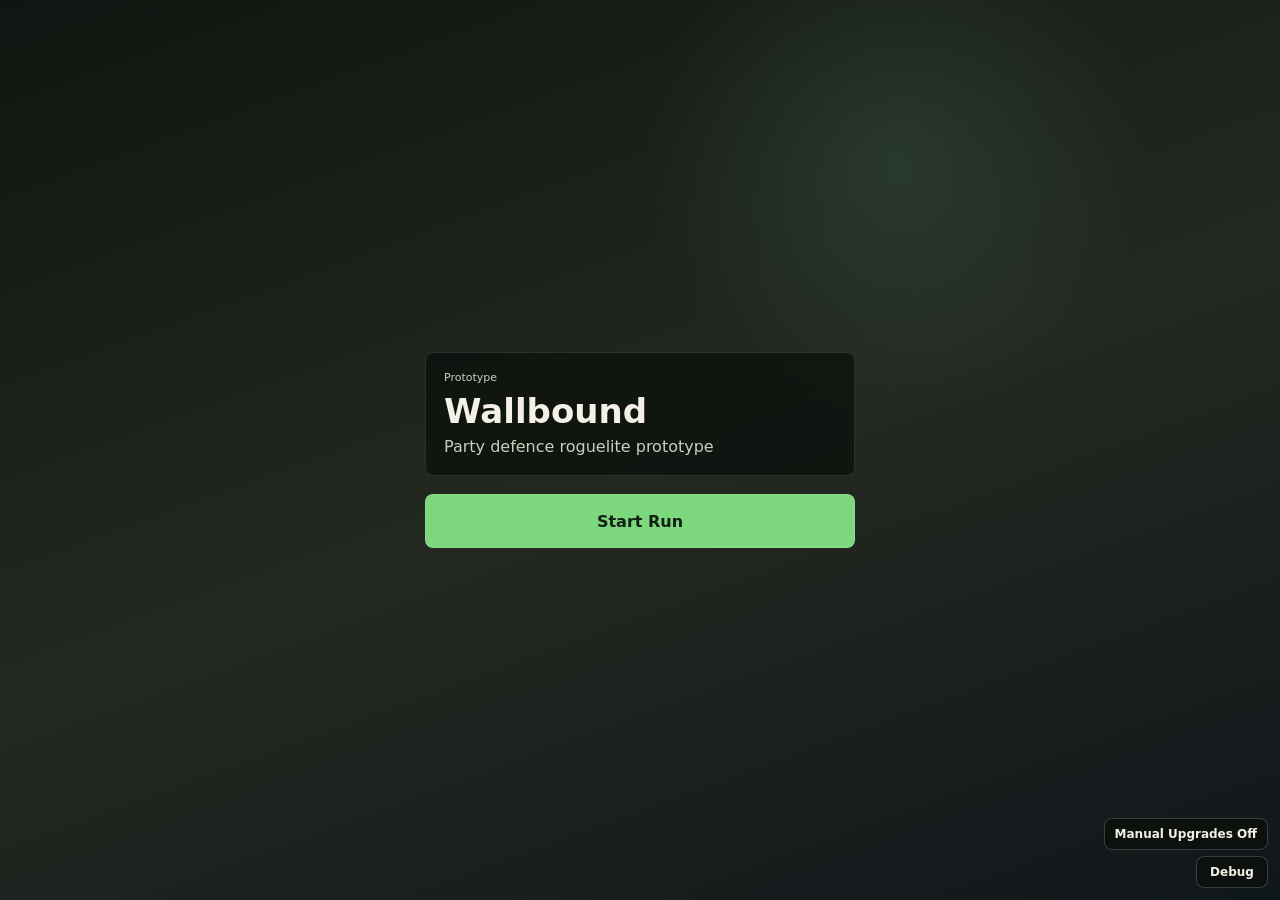
<file: index.html>
<!doctype html>
<html lang="en">
  <head>
    <meta charset="utf-8">
    <meta name="viewport" content="width=device-width, initial-scale=1, viewport-fit=cover">
    <title>Wallbound Prototype</title>
    <link rel="stylesheet" href="styles.css">
  </head>
  <body>
    <main class="game-shell">
      <section id="mainMenuScreen" class="screen main-menu-screen" aria-label="Main menu">
        <div class="main-menu-copy">
          <p class="label">Prototype</p>
          <h1>Wallbound</h1>
          <p>Party defence roguelite prototype</p>
        </div>
        <button id="startRunButton" class="primary" type="button">Start Run</button>
      </section>

      <section id="prepScreen" class="screen prep-screen hidden" aria-label="Preparation camp">
        <header class="top-bar" aria-label="Preparation status">
          <div>
            <span class="label">Battle</span>
            <strong id="prepBattleText">1</strong>
          </div>
          <div>
            <span class="label">Loot</span>
            <strong id="prepLootText">0</strong>
          </div>
          <div>
            <span class="label">Wall</span>
            <strong id="prepWallText">30</strong>
          </div>
        </header>

        <section class="prep-panel" aria-label="Party training controls">
          <div>
            <span class="label">Camp</span>
            <h1>Prepare the Wall</h1>
          </div>
          <p class="prep-note">Train party members, improve the wall, then choose who joins Jeff for the next battle.</p>
        </section>

        <div class="hero-row" id="heroButtons">
          <button class="hero-card party-member fire" type="button" data-hero="fire">
            <span class="hero-mark"></span>
            <span>
              <strong>Ashka <b id="fireLevel">1</b></strong>
              <small>Fire Party Member</small>
              <small id="fireCost">Train 3</small>
            </span>
          </button>
          <button class="hero-card party-member ice" type="button" data-hero="ice">
            <span class="hero-mark"></span>
            <span>
              <strong>Nyra <b id="iceLevel">1</b></strong>
              <small>Ice Party Member</small>
              <small id="iceCost">Train 3</small>
            </span>
          </button>
          <button class="hero-card party-member storm" type="button" data-hero="storm">
            <span class="hero-mark"></span>
            <span>
              <strong>Raika <b id="stormLevel">1</b></strong>
              <small>Storm Party Member</small>
              <small id="stormCost">Train 3</small>
            </span>
          </button>
          <button class="hero-card party-member poison" type="button" data-hero="poison">
            <span class="hero-mark"></span>
            <span>
              <strong>Vessa <b id="poisonLevel">1</b></strong>
              <small>Poison Party Member</small>
              <small id="poisonCost">Train 3</small>
            </span>
          </button>
          <button class="hero-card party-member earth" type="button" data-hero="earth">
            <span class="hero-mark"></span>
            <span>
              <strong>Torren <b id="earthLevel">1</b></strong>
              <small>Earth Party Member</small>
              <small id="earthCost">Train 3</small>
            </span>
          </button>
        </div>

        <div class="wall-row" id="wallButtons">
          <button class="wall-card fortify" type="button" data-wall-upgrade="fortify">
            <span class="wall-mark"></span>
            <span>
              <strong>Fortify <b id="fortifyLevel">0</b></strong>
              <small id="fortifyCost">Build 4</small>
            </span>
          </button>
          <button class="wall-card spikes" type="button" data-wall-upgrade="spikes">
            <span class="wall-mark"></span>
            <span>
              <strong>Spikes <b id="spikesLevel">0</b></strong>
              <small id="spikesCost">Build 4</small>
            </span>
          </button>
        </div>

        <button id="battleButton" class="primary" type="button">Start Battle</button>
      </section>

      <section id="battleScreen" class="screen battle-screen hidden" aria-label="Battle screen">
        <header class="top-bar" aria-label="Battle status">
          <div>
            <span class="label">Battle</span>
            <strong id="battleText">1</strong>
          </div>
          <div>
            <span class="label">Loot</span>
            <strong id="lootText">0</strong>
          </div>
          <div>
            <span class="label">Wall</span>
            <strong id="wallText">30</strong>
          </div>
        </header>

        <section class="play-area" aria-label="Wall defence board">
          <canvas id="gameCanvas" width="390" height="620"></canvas>
        </section>

        <section class="battle-footer" aria-label="Active battle party">
          <div>
            <span class="label">Active party</span>
            <strong id="battlePartyText">Jeff / Ashka / Nyra / Raika</strong>
          </div>
          <div>
            <span class="label">Wave state</span>
            <strong id="battleStateText">Ready</strong>
          </div>
        </section>
      </section>
    </main>

    <button id="debugToggle" class="debug-toggle" type="button" aria-controls="combatDebug" aria-expanded="false">Debug</button>
    <button id="manualUpgradeToggle" class="debug-toggle manual-upgrade-toggle" type="button" aria-pressed="false">Manual Upgrades Off</button>
    <aside id="combatDebug" class="combat-debug hidden" aria-label="Combat debug tracker"></aside>

    <div id="upgradePanel" class="upgrade-panel hidden" role="dialog" aria-modal="true" aria-label="Choose an upgrade">
      <div class="upgrade-box">
        <h1 id="upgradeTitle">Choose an upgrade</h1>
        <div id="upgradeChoices" class="upgrade-choices"></div>
      </div>
    </div>

    <script type="module" src="src/main.js"></script>
  </body>
</html>
</file>
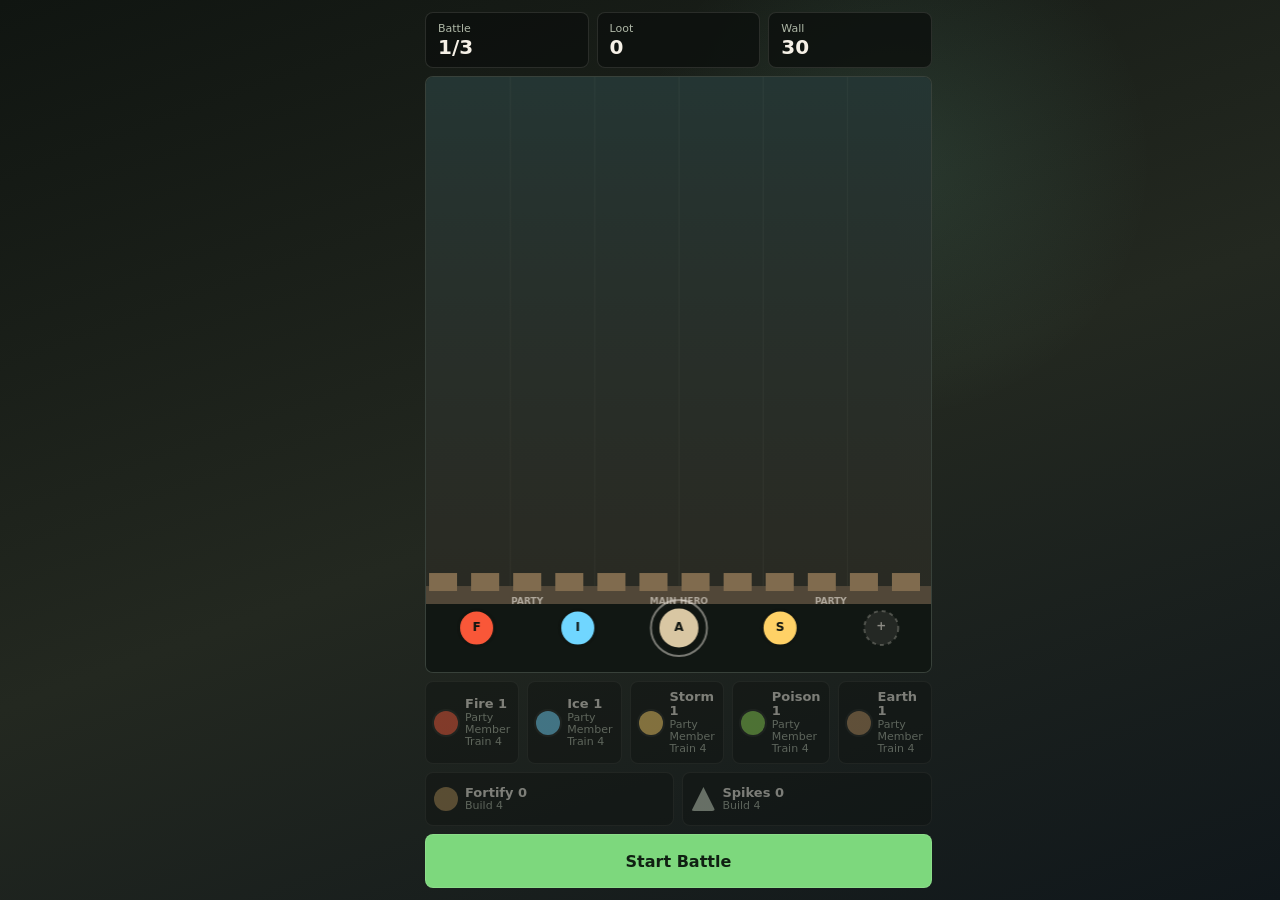
<file: i-want-to-create-a-mobile/index.html>
<!doctype html>
<html lang="en">
  <head>
    <meta charset="utf-8">
    <meta name="viewport" content="width=device-width, initial-scale=1, viewport-fit=cover">
    <title>Wallbound Prototype</title>
    <link rel="stylesheet" href="styles.css">
  </head>
  <body>
    <main class="game-shell">
      <header class="top-bar" aria-label="Battle status">
        <div>
          <span class="label">Battle</span>
          <strong id="battleText">1</strong>
        </div>
        <div>
          <span class="label">Loot</span>
          <strong id="lootText">0</strong>
        </div>
        <div>
          <span class="label">Wall</span>
          <strong id="wallText">30</strong>
        </div>
      </header>

      <section class="play-area" aria-label="Wall defence board">
        <canvas id="gameCanvas" width="390" height="620"></canvas>
      </section>

      <section class="controls" aria-label="Party training controls">
        <div class="hero-row" id="heroButtons">
          <button class="hero-card party-member fire" type="button" data-hero="fire">
            <span class="hero-mark"></span>
            <span>
              <strong>Fire <b id="fireLevel">1</b></strong>
              <small>Party Member</small>
              <small id="fireCost">Train 3</small>
            </span>
          </button>
          <button class="hero-card party-member ice" type="button" data-hero="ice">
            <span class="hero-mark"></span>
            <span>
              <strong>Ice <b id="iceLevel">1</b></strong>
              <small>Party Member</small>
              <small id="iceCost">Train 3</small>
            </span>
          </button>
          <button class="hero-card party-member lightning storm" type="button" data-hero="lightning">
            <span class="hero-mark"></span>
            <span>
              <strong>Storm <b id="lightningLevel">1</b></strong>
              <small>Party Member</small>
              <small id="lightningCost">Train 3</small>
            </span>
          </button>
          <button class="hero-card party-member poison" type="button" data-hero="poison">
            <span class="hero-mark"></span>
            <span>
              <strong>Poison <b id="poisonLevel">1</b></strong>
              <small>Party Member</small>
              <small id="poisonCost">Train 3</small>
            </span>
          </button>
          <button class="hero-card party-member earth" type="button" data-hero="earth">
            <span class="hero-mark"></span>
            <span>
              <strong>Earth <b id="earthLevel">1</b></strong>
              <small>Party Member</small>
              <small id="earthCost">Train 3</small>
            </span>
          </button>
        </div>

        <div class="wall-row" id="wallButtons">
          <button class="wall-card fortify" type="button" data-wall-upgrade="fortify">
            <span class="wall-mark"></span>
            <span>
              <strong>Fortify <b id="fortifyLevel">0</b></strong>
              <small id="fortifyCost">Build 4</small>
            </span>
          </button>
          <button class="wall-card spikes" type="button" data-wall-upgrade="spikes">
            <span class="wall-mark"></span>
            <span>
              <strong>Spikes <b id="spikesLevel">0</b></strong>
              <small id="spikesCost">Build 4</small>
            </span>
          </button>
        </div>

        <button id="battleButton" class="primary" type="button">Start Battle</button>
      </section>
    </main>

    <div id="upgradePanel" class="upgrade-panel hidden" role="dialog" aria-modal="true" aria-label="Choose an upgrade">
      <div class="upgrade-box">
        <h1 id="upgradeTitle">Choose an upgrade</h1>
        <div id="upgradeChoices" class="upgrade-choices"></div>
      </div>
    </div>

    <script src="game.js"></script>
  </body>
</html>
</file>
<file: styles.css>
:root {
  color-scheme: dark;
  font-family: Inter, ui-sans-serif, system-ui, -apple-system, BlinkMacSystemFont, "Segoe UI", sans-serif;
  background: #141714;
  color: #f5f0e6;
}

* {
  box-sizing: border-box;
}

html,
body {
  width: 100%;
  min-height: 100%;
  margin: 0;
}

body {
  display: grid;
  place-items: center;
  min-height: 100vh;
  min-height: 100dvh;
  padding: 12px;
  background:
    radial-gradient(circle at 70% 18%, rgba(126, 217, 183, 0.12), transparent 22%),
    linear-gradient(160deg, #101511 0%, #232820 52%, #10171b 100%);
  overflow: hidden;
}

button {
  border: 0;
  border-radius: 8px;
  color: inherit;
  cursor: pointer;
  font: inherit;
  touch-action: manipulation;
}

button:focus-visible {
  outline: 2px solid #ffd166;
  outline-offset: 2px;
}

button:disabled {
  cursor: not-allowed;
}

.game-shell {
  width: min(100%, 430px);
  height: min(100vh - 24px, 900px);
  height: min(100dvh - 24px, 900px);
}

.screen {
  width: 100%;
  height: 100%;
}

.screen.hidden {
  display: none !important;
}

.main-menu-screen {
  display: grid;
  align-content: center;
  gap: 18px;
}

.main-menu-copy {
  display: grid;
  gap: 8px;
  padding: 18px;
  border: 1px solid rgba(245, 240, 230, 0.12);
  border-radius: 8px;
  background: rgba(13, 17, 14, 0.78);
}

.main-menu-copy h1,
.prep-panel h1 {
  margin: 0;
  font-size: 34px;
  line-height: 1;
}

.main-menu-copy p,
.prep-note {
  margin: 0;
  color: #c6d1bd;
  line-height: 1.35;
}

.prep-screen {
  min-height: 0;
  overflow-y: auto;
  padding-right: 2px;
}

.prep-screen,
.battle-screen {
  display: grid;
  grid-template-rows: auto 1fr auto;
  gap: 8px;
}

.prep-screen {
  grid-template-rows: auto auto auto auto auto;
}

.prep-panel {
  display: grid;
  gap: 8px;
  padding: 12px;
  border: 1px solid rgba(245, 240, 230, 0.12);
  border-radius: 8px;
  background: rgba(13, 17, 14, 0.82);
}

.top-bar {
  display: grid;
  grid-template-columns: repeat(3, 1fr);
  gap: 8px;
}

.top-bar div {
  min-width: 0;
  padding: 10px 12px;
  border: 1px solid rgba(245, 240, 230, 0.12);
  border-radius: 8px;
  background: rgba(13, 17, 14, 0.82);
}

.label,
small {
  display: block;
  color: #aeb7a6;
  font-size: 11px;
  line-height: 1.1;
}

.top-bar strong {
  display: block;
  margin-top: 2px;
  font-size: 20px;
  line-height: 1;
}

.play-area {
  min-height: 0;
  border: 1px solid rgba(245, 240, 230, 0.12);
  border-radius: 8px;
  background: #1e2822;
  overflow: hidden;
}

#gameCanvas {
  width: 100%;
  height: 100%;
  display: block;
}

.hero-row,
.wall-row {
  display: grid;
  gap: 8px;
}

.hero-row {
  grid-template-columns: repeat(5, 1fr);
}

.wall-row {
  grid-template-columns: repeat(2, 1fr);
}

.hero-card,
.wall-card,
.primary {
  min-height: 54px;
  padding: 8px;
  border: 1px solid rgba(245, 240, 230, 0.12);
  background: rgba(13, 17, 14, 0.86);
}

.hero-card,
.wall-card {
  display: grid;
  grid-template-columns: 24px 1fr;
  align-items: center;
  gap: 7px;
  text-align: left;
}

.party-member .hero-mark {
  box-shadow: 0 0 0 2px rgba(245, 240, 230, 0.08);
}

.hero-card:disabled,
.wall-card:disabled {
  opacity: 0.45;
}

.hero-card strong,
.wall-card strong {
  display: block;
  font-size: 13px;
  line-height: 1.1;
}

.hero-card b,
.wall-card b {
  font-weight: 800;
  color: #f5f0e6;
}

.hero-mark,
.wall-mark {
  width: 24px;
  height: 24px;
  border-radius: 50%;
}

.fire .hero-mark {
  background: #f95738;
}

.ice .hero-mark {
  background: #70d6ff;
}

.poison .hero-mark {
  background: #8bd450;
}

.earth .hero-mark {
  background: #b58b5b;
}

.archer .hero-mark {
  background: #d9c7a3;
}

.storm .hero-mark {
  background: #ffd166;
}

.fortify .wall-mark {
  background: #a4824d;
}

.spikes .wall-mark {
  background: #c6d1bd;
  clip-path: polygon(50% 0, 100% 100%, 0 100%);
  border-radius: 3px;
}

.primary {
  display: grid;
  place-items: center;
  width: 100%;
  background: #7dd87d;
  color: #102012;
  font-weight: 800;
}

.primary:disabled {
  opacity: 0.62;
}

.battle-footer {
  display: grid;
  grid-template-columns: 1fr;
  gap: 8px;
}

.battle-footer div {
  min-width: 0;
  padding: 9px 10px;
  border: 1px solid rgba(245, 240, 230, 0.12);
  border-radius: 8px;
  background: rgba(13, 17, 14, 0.82);
}

.battle-footer strong {
  display: block;
  margin-top: 2px;
  font-size: 13px;
  line-height: 1.25;
}

.upgrade-panel {
  position: fixed;
  inset: 0;
  display: grid;
  place-items: center;
  padding: 18px;
  background: rgba(7, 10, 8, 0.84);
  overflow-y: auto;
  overscroll-behavior: contain;
}

.upgrade-panel.hidden {
  display: none;
}

.upgrade-box {
  width: min(100%, 430px);
  max-height: calc(100vh - 36px);
  max-height: calc(100dvh - 36px);
  overflow-y: auto;
  padding: 14px;
  border: 1px solid rgba(245, 240, 230, 0.14);
  border-radius: 8px;
  background: #141714;
}

.upgrade-box h1 {
  margin: 0 0 12px;
  font-size: 18px;
}

.upgrade-choices {
  display: grid;
  gap: 8px;
}

.wave-preview {
  display: grid;
  gap: 7px;
  padding: 10px;
  border: 1px solid rgba(245, 240, 230, 0.12);
  border-radius: 8px;
  background: #1c241f;
}

.party-picker {
  display: grid;
  grid-template-columns: repeat(2, minmax(0, 1fr));
  gap: 8px;
}

.party-pick {
  display: grid;
  gap: 4px;
  padding: 10px;
  border: 1px solid rgba(245, 240, 230, 0.12);
  background: #222b25;
  text-align: left;
}

.party-pick.selected {
  border-color: #ffd166;
  box-shadow: 0 0 0 2px rgba(255, 209, 102, 0.16) inset;
}

.party-pick:disabled {
  opacity: 0.52;
}

.party-pick strong {
  font-size: 14px;
}

.party-pick span {
  color: #c6d1bd;
  font-size: 12px;
  line-height: 1.3;
}

.preview-enemy {
  display: grid;
  grid-template-columns: 28px minmax(72px, 0.8fr) 1.2fr;
  align-items: center;
  gap: 8px;
  min-height: 30px;
}

.preview-marker {
  display: grid;
  place-items: center;
  width: 24px;
  height: 24px;
  border: 2px solid #101511;
  border-radius: 50%;
  color: #101511;
  font-size: 10px;
  font-weight: 900;
}

.preview-text {
  color: #f5f0e6;
  font-size: 13px;
  font-weight: 800;
}

.preview-traits {
  color: #aeb7a6;
  font-size: 12px;
  line-height: 1.25;
}

.upgrade-choice {
  display: grid;
  gap: 4px;
  width: 100%;
  padding: 12px;
  border: 1px solid rgba(245, 240, 230, 0.12);
  background: #222b25;
  text-align: left;
}

.upgrade-choice.selected {
  border-color: #ffd166;
  box-shadow: 0 0 0 2px rgba(255, 209, 102, 0.16) inset;
}

.upgrade-choice:disabled {
  opacity: 0.52;
}

.planning-start {
  background: #2d3b31;
}

.planning-start:not(:disabled) {
  border-color: #7dd87d;
}

.debug-toggle {
  position: fixed;
  right: 12px;
  bottom: 12px;
  z-index: 4;
  min-width: 72px;
  padding: 8px 10px;
  border: 1px solid rgba(245, 240, 230, 0.2);
  background: rgba(13, 17, 14, 0.92);
  color: #f5f0e6;
  font-size: 12px;
  font-weight: 800;
}

.manual-upgrade-toggle {
  bottom: 50px;
  min-width: 146px;
}

.debug-toggle.active {
  border-color: #ffd166;
}

.combat-debug {
  position: fixed;
  top: 8px;
  right: 8px;
  bottom: 8px;
  z-index: 3;
  display: grid;
  grid-template-rows: auto auto auto minmax(0, 1fr);
  gap: 7px;
  width: min(420px, calc(100vw - 16px));
  overflow: hidden;
  padding: 10px;
  border: 1px solid rgba(245, 240, 230, 0.18);
  border-radius: 8px;
  background: rgba(10, 13, 11, 0.96);
  box-shadow: 0 12px 32px rgba(0, 0, 0, 0.36);
}

.combat-debug.hidden {
  display: none;
}

.debug-section {
  display: grid;
  gap: 6px;
}

.debug-summary {
  display: grid;
  gap: 3px;
  padding-bottom: 6px;
  border-bottom: 1px solid rgba(245, 240, 230, 0.12);
}

.debug-summary h2,
.debug-section h2 {
  margin: 0;
  color: #ffd166;
  font-size: 13px;
}

.debug-summary span,
.debug-section p,
.debug-upgrades span {
  margin: 0;
  color: #aeb7a6;
  font-size: 12px;
  line-height: 1.25;
}

.debug-upgrades {
  max-height: 128px;
  overflow-y: auto;
  padding-bottom: 6px;
  border-bottom: 1px solid rgba(245, 240, 230, 0.12);
}

.debug-source-list {
  min-height: 0;
  overflow-y: auto;
  padding-right: 2px;
}

.manual-upgrade-picker {
  display: grid;
  gap: 10px;
}

.manual-upgrade-group {
  display: grid;
  gap: 6px;
}

.manual-upgrade-group h2 {
  margin: 4px 0 0;
  color: #ffd166;
  font-size: 13px;
}

.debug-row {
  display: grid;
  gap: 2px;
  padding: 7px;
  border: 1px solid rgba(245, 240, 230, 0.1);
  border-radius: 6px;
  background: #17201a;
}

.debug-row strong {
  font-size: 12px;
}

.debug-row span,
.debug-row small {
  color: #c6d1bd;
  font-size: 11px;
  line-height: 1.25;
}

.upgrade-choice strong {
  font-size: 15px;
}

.upgrade-choice span {
  display: block;
  color: #c6d1bd;
  font-size: 13px;
  line-height: 1.35;
}

@media (max-width: 360px) {
  body {
    padding: 8px;
  }

  .game-shell {
    height: calc(100vh - 16px);
    height: calc(100dvh - 16px);
  }

  .hero-card,
  .wall-card {
    grid-template-columns: 1fr;
    justify-items: center;
    text-align: center;
  }

  .hero-card strong,
  .wall-card strong {
    font-size: 11px;
  }

  .hero-card small {
    font-size: 10px;
  }

  .hero-mark,
  .wall-mark {
    width: 20px;
    height: 20px;
  }

  .combat-debug {
    top: 8px;
    right: 8px;
    bottom: 88px;
    width: calc(100vw - 16px);
  }

  .manual-upgrade-toggle {
    left: 8px;
    right: auto;
    bottom: 8px;
  }
}
</file>
<file: i-want-to-create-a-mobile/styles.css>
:root {
  color-scheme: dark;
  font-family: Inter, ui-sans-serif, system-ui, -apple-system, BlinkMacSystemFont, "Segoe UI", sans-serif;
  background: #141714;
  color: #f5f0e6;
}

* {
  box-sizing: border-box;
}

html,
body {
  width: 100%;
  min-height: 100%;
  margin: 0;
}

body {
  display: grid;
  place-items: center;
  min-height: 100vh;
  min-height: 100dvh;
  padding: 12px;
  background:
    radial-gradient(circle at 70% 18%, rgba(126, 217, 183, 0.12), transparent 22%),
    linear-gradient(160deg, #101511 0%, #232820 52%, #10171b 100%);
  overflow: hidden;
}

button {
  border: 0;
  border-radius: 8px;
  color: inherit;
  cursor: pointer;
  font: inherit;
  touch-action: manipulation;
}

button:focus-visible {
  outline: 2px solid #ffd166;
  outline-offset: 2px;
}

button:disabled {
  cursor: not-allowed;
}

.game-shell {
  width: min(100%, 430px);
  height: min(100vh - 24px, 900px);
  height: min(100dvh - 24px, 900px);
  display: grid;
  grid-template-rows: auto 1fr auto;
  gap: 8px;
}

.top-bar {
  display: grid;
  grid-template-columns: repeat(3, 1fr);
  gap: 8px;
}

.top-bar div {
  min-width: 0;
  padding: 10px 12px;
  border: 1px solid rgba(245, 240, 230, 0.12);
  border-radius: 8px;
  background: rgba(13, 17, 14, 0.82);
}

.label,
small {
  display: block;
  color: #aeb7a6;
  font-size: 11px;
  line-height: 1.1;
}

.top-bar strong {
  display: block;
  margin-top: 2px;
  font-size: 20px;
  line-height: 1;
}

.play-area {
  min-height: 0;
  border: 1px solid rgba(245, 240, 230, 0.12);
  border-radius: 8px;
  background: #1e2822;
  overflow: hidden;
}

#gameCanvas {
  width: 100%;
  height: 100%;
  display: block;
}

.controls {
  display: grid;
  gap: 8px;
}

.hero-row,
.wall-row {
  display: grid;
  gap: 8px;
}

.hero-row {
  grid-template-columns: repeat(5, 1fr);
}

.wall-row {
  grid-template-columns: repeat(2, 1fr);
}

.hero-card,
.wall-card,
.primary {
  min-height: 54px;
  padding: 8px;
  border: 1px solid rgba(245, 240, 230, 0.12);
  background: rgba(13, 17, 14, 0.86);
}

.hero-card,
.wall-card {
  display: grid;
  grid-template-columns: 24px 1fr;
  align-items: center;
  gap: 7px;
  text-align: left;
}

.party-member .hero-mark {
  box-shadow: 0 0 0 2px rgba(245, 240, 230, 0.08);
}

.hero-card:disabled,
.wall-card:disabled {
  opacity: 0.45;
}

.hero-card strong,
.wall-card strong {
  display: block;
  font-size: 13px;
  line-height: 1.1;
}

.hero-card b,
.wall-card b {
  font-weight: 800;
  color: #f5f0e6;
}

.hero-mark,
.wall-mark {
  width: 24px;
  height: 24px;
  border-radius: 50%;
}

.fire .hero-mark {
  background: #f95738;
}

.ice .hero-mark {
  background: #70d6ff;
}

.poison .hero-mark {
  background: #8bd450;
}

.earth .hero-mark {
  background: #b58b5b;
}

.archer .hero-mark {
  background: #d9c7a3;
}

.lightning .hero-mark,
.storm .hero-mark {
  background: #ffd166;
}

.fortify .wall-mark {
  background: #a4824d;
}

.spikes .wall-mark {
  background: #c6d1bd;
  clip-path: polygon(50% 0, 100% 100%, 0 100%);
  border-radius: 3px;
}

.primary {
  display: grid;
  place-items: center;
  width: 100%;
  background: #7dd87d;
  color: #102012;
  font-weight: 800;
}

.primary:disabled {
  opacity: 0.62;
}

.upgrade-panel {
  position: fixed;
  inset: 0;
  display: grid;
  place-items: center;
  padding: 18px;
  background: rgba(7, 10, 8, 0.84);
  overflow-y: auto;
  overscroll-behavior: contain;
}

.upgrade-panel.hidden {
  display: none;
}

.upgrade-box {
  width: min(100%, 430px);
  max-height: calc(100vh - 36px);
  max-height: calc(100dvh - 36px);
  overflow-y: auto;
  padding: 14px;
  border: 1px solid rgba(245, 240, 230, 0.14);
  border-radius: 8px;
  background: #141714;
}

.upgrade-box h1 {
  margin: 0 0 12px;
  font-size: 18px;
}

.upgrade-choices {
  display: grid;
  gap: 8px;
}

.wave-preview {
  display: grid;
  gap: 7px;
  padding: 10px;
  border: 1px solid rgba(245, 240, 230, 0.12);
  border-radius: 8px;
  background: #1c241f;
}

.party-picker {
  display: grid;
  grid-template-columns: repeat(2, minmax(0, 1fr));
  gap: 8px;
}

.party-pick {
  display: grid;
  gap: 4px;
  padding: 10px;
  border: 1px solid rgba(245, 240, 230, 0.12);
  background: #222b25;
  text-align: left;
}

.party-pick.selected {
  border-color: #ffd166;
  box-shadow: 0 0 0 2px rgba(255, 209, 102, 0.16) inset;
}

.party-pick:disabled {
  opacity: 0.52;
}

.party-pick strong {
  font-size: 14px;
}

.party-pick span {
  color: #c6d1bd;
  font-size: 12px;
  line-height: 1.3;
}

.preview-enemy {
  display: grid;
  grid-template-columns: 28px minmax(72px, 0.8fr) 1.2fr;
  align-items: center;
  gap: 8px;
  min-height: 30px;
}

.preview-marker {
  display: grid;
  place-items: center;
  width: 24px;
  height: 24px;
  border: 2px solid #101511;
  border-radius: 50%;
  color: #101511;
  font-size: 10px;
  font-weight: 900;
}

.preview-text {
  color: #f5f0e6;
  font-size: 13px;
  font-weight: 800;
}

.preview-traits {
  color: #aeb7a6;
  font-size: 12px;
  line-height: 1.25;
}

.upgrade-choice {
  display: grid;
  gap: 4px;
  width: 100%;
  padding: 12px;
  border: 1px solid rgba(245, 240, 230, 0.12);
  background: #222b25;
  text-align: left;
}

.upgrade-choice.selected {
  border-color: #ffd166;
  box-shadow: 0 0 0 2px rgba(255, 209, 102, 0.16) inset;
}

.upgrade-choice:disabled {
  opacity: 0.52;
}

.planning-start {
  background: #2d3b31;
}

.planning-start:not(:disabled) {
  border-color: #7dd87d;
}

.upgrade-choice strong {
  font-size: 15px;
}

.upgrade-choice span {
  display: block;
  color: #c6d1bd;
  font-size: 13px;
  line-height: 1.35;
}

@media (max-width: 360px) {
  body {
    padding: 8px;
  }

  .game-shell {
    height: calc(100vh - 16px);
    height: calc(100dvh - 16px);
  }

  .hero-card,
  .wall-card {
    grid-template-columns: 1fr;
    justify-items: center;
    text-align: center;
  }

  .hero-card strong,
  .wall-card strong {
    font-size: 11px;
  }

  .hero-card small {
    font-size: 10px;
  }

  .hero-mark,
  .wall-mark {
    width: 20px;
    height: 20px;
  }
}
</file>
